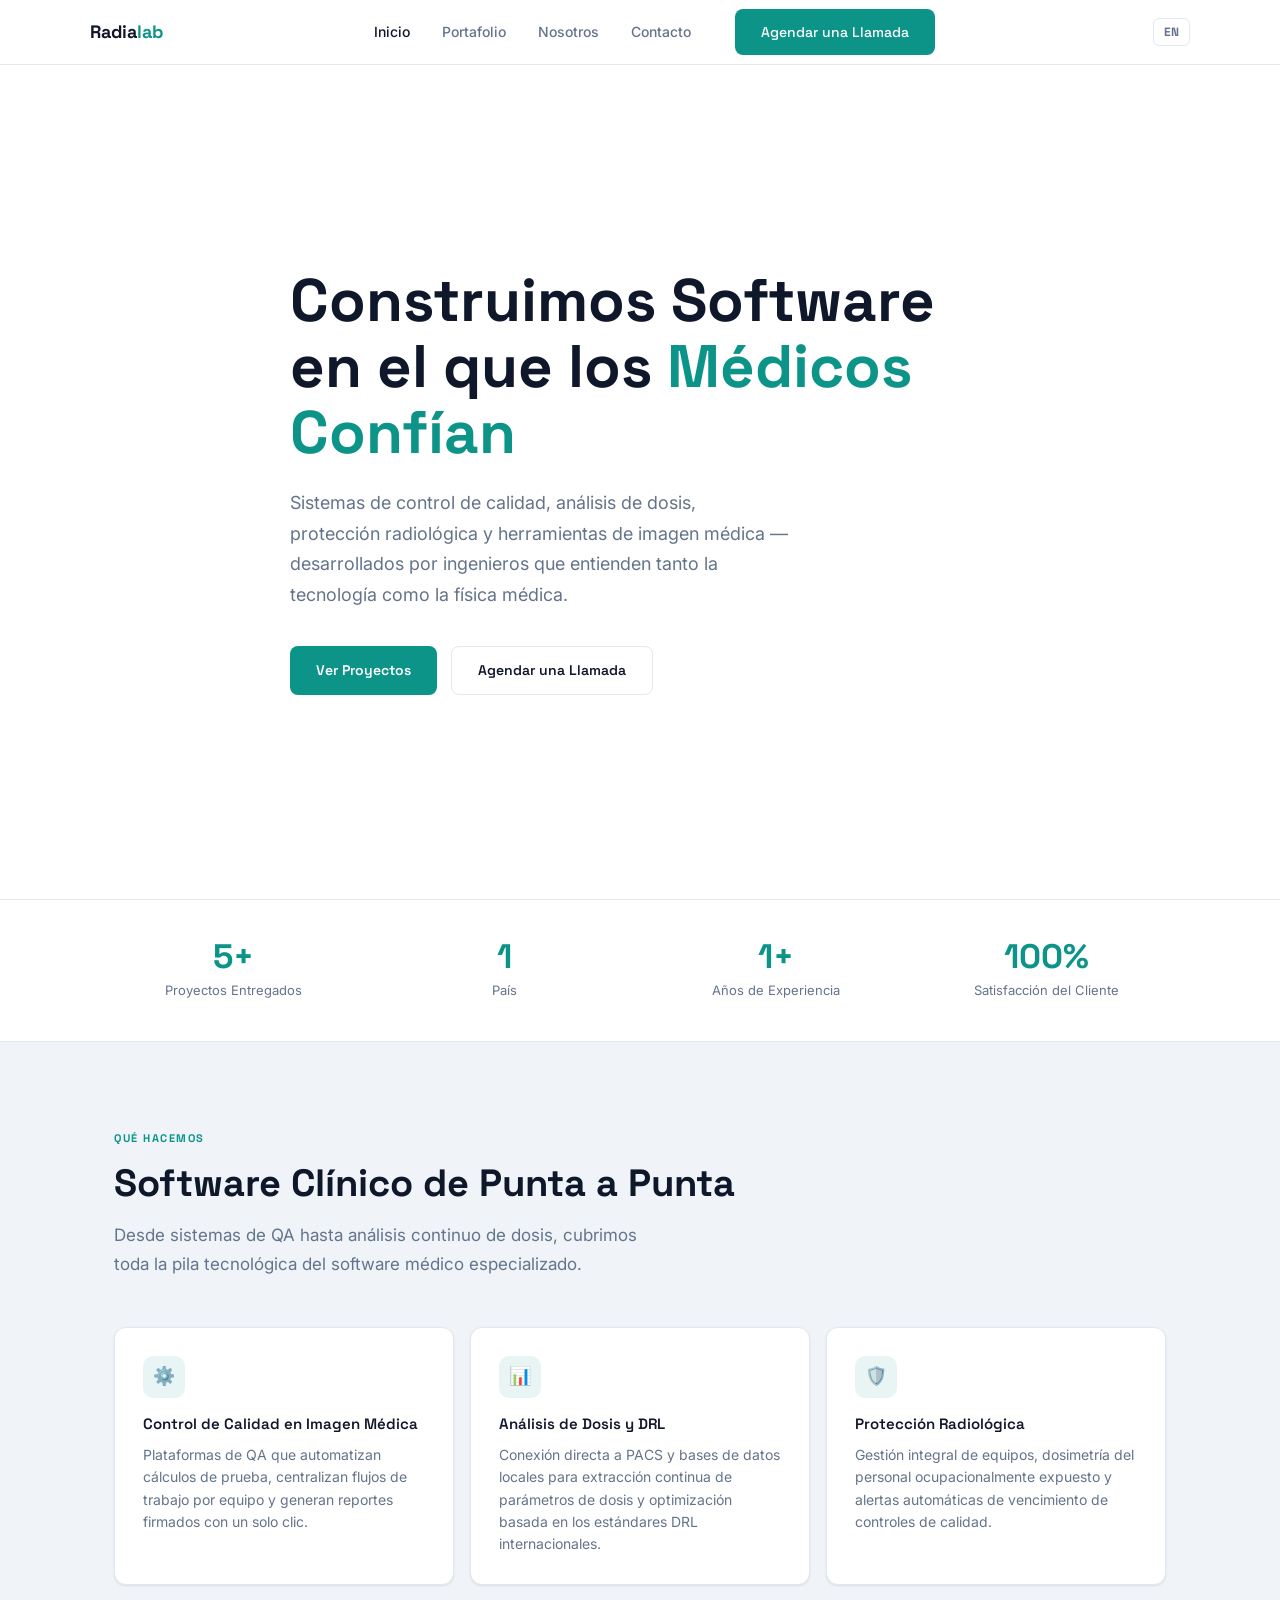
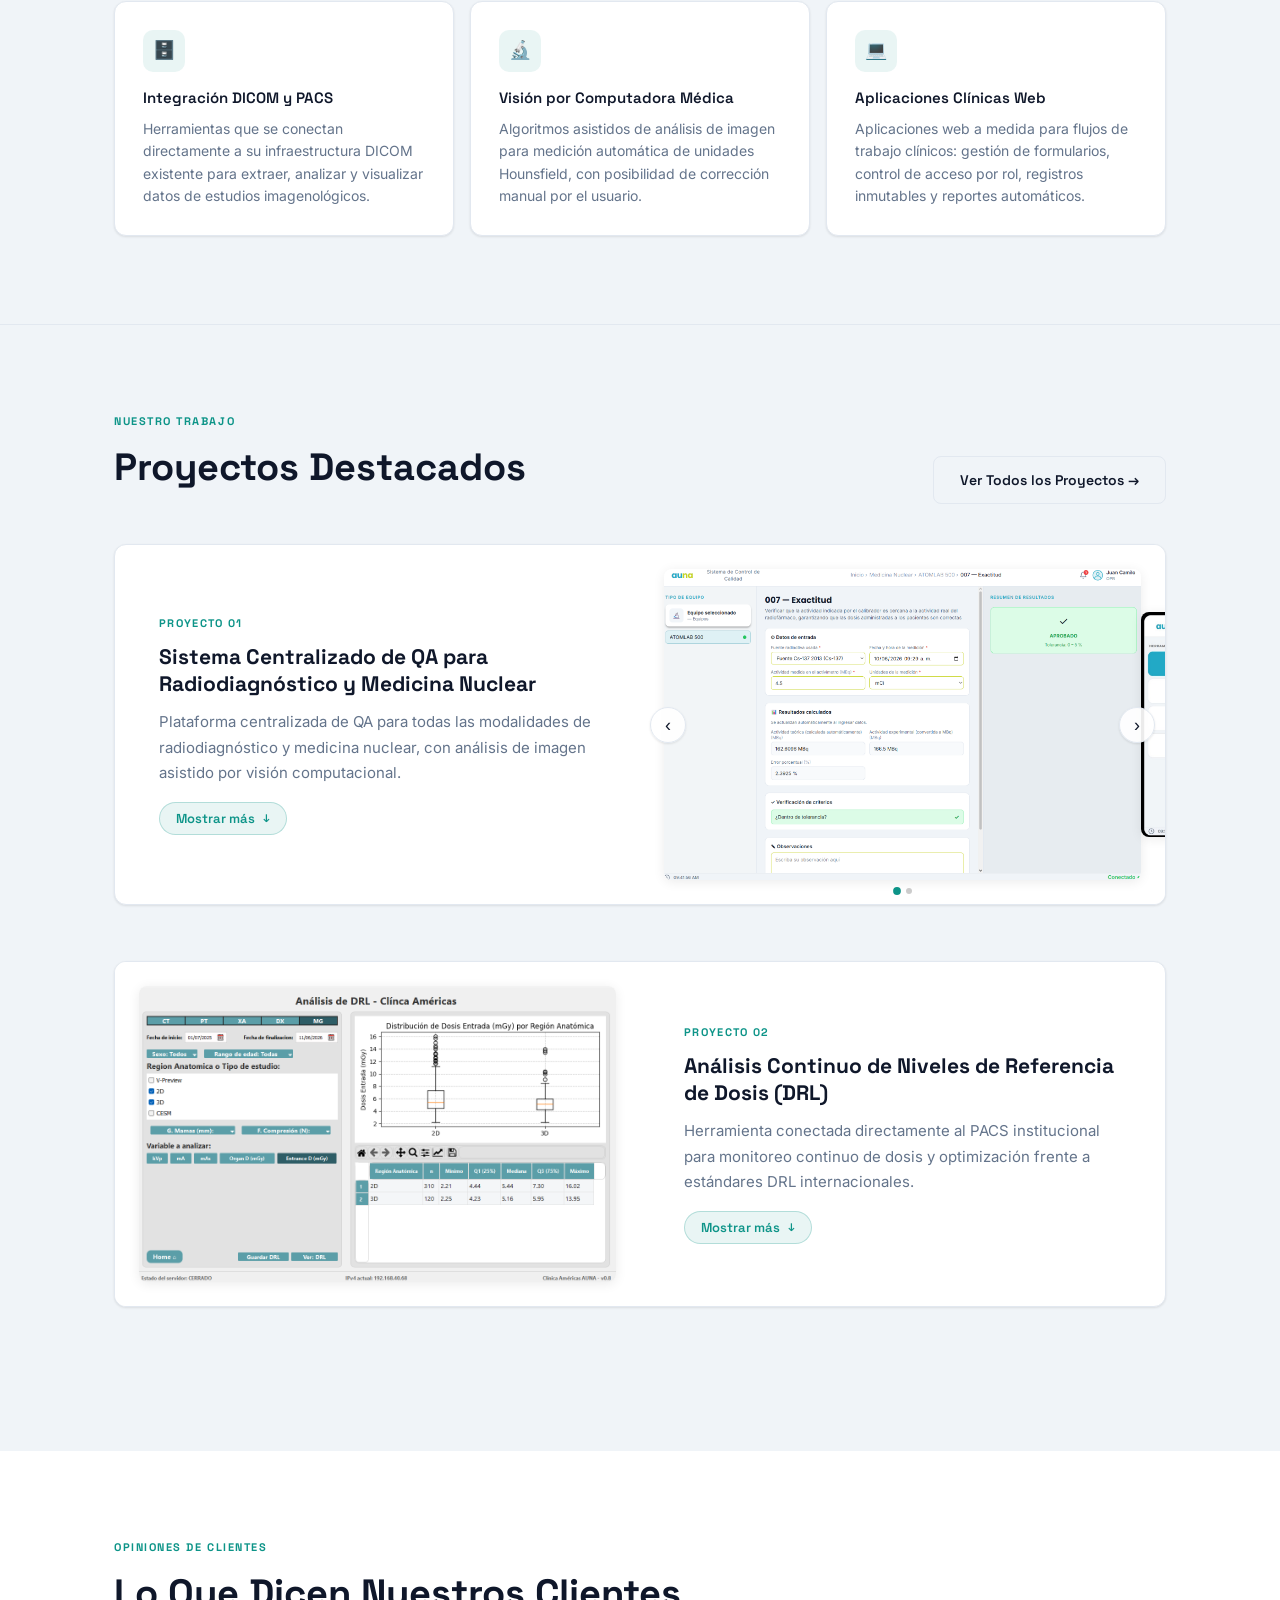
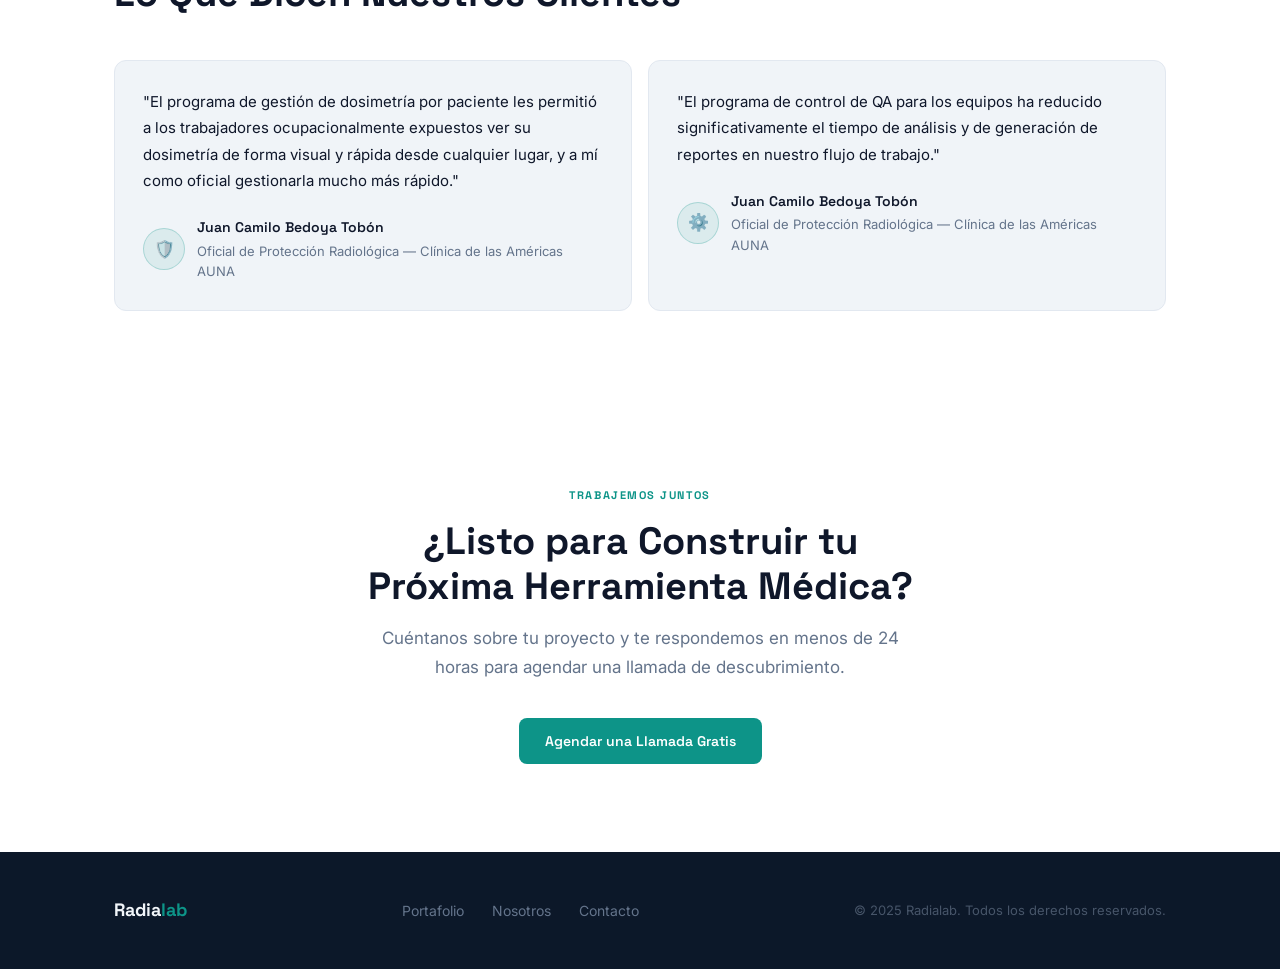
<file: index.html>
<!DOCTYPE html>
<html lang="es">
<head>
  <meta charset="UTF-8" />
  <meta name="viewport" content="width=device-width, initial-scale=1.0" />
  <title>Radialab — Software Médico Especializado</title>
  <meta name="description" content="Sistemas de QA, análisis de dosis, protección radiológica y herramientas de imagen médica a medida." />
  <link rel="stylesheet" href="css/styles.css" />
</head>
<body data-page="page.index.title">

  <!-- NAV -->
  <nav class="nav" id="nav">
    <div class="nav-inner">
      <a class="nav-logo" href="index.html">Radia<span>lab</span></a>
      <ul class="nav-links" id="navLinks">
        <li><a href="index.html" class="active" data-i18n="nav.home">Inicio</a></li>
        <li><a href="portfolio.html" data-i18n="nav.portfolio">Portafolio</a></li>
        <li><a href="about.html" data-i18n="nav.about">Nosotros</a></li>
        <li><a href="contact.html" data-i18n="nav.contact">Contacto</a></li>
        <li class="nav-cta"><a href="contact.html" class="btn btn-primary" data-i18n="nav.cta">Agendar una Llamada</a></li>
      </ul>
      <button class="lang-toggle" id="langToggle">EN</button>
      <button class="hamburger" id="hamburger" aria-label="Toggle menu">
        <span></span><span></span><span></span>
      </button>
    </div>
  </nav>

  <!-- HERO -->
  <section class="hero">


    <div class="container">
      <div class="hero-content">
        <h1 data-i18n-html="hero.title">Construimos Software<br>en el que los <em>Médicos Confían</em></h1>
        <p class="hero-sub" data-i18n="hero.sub">Sistemas de control de calidad, análisis de dosis, protección radiológica y herramientas de imagen médica desarrollados por ingenieros que entienden tanto la tecnología como la física médica.</p>
        <div class="hero-actions">
          <a href="portfolio.html" class="btn btn-primary" data-i18n="hero.btn1">Ver Proyectos</a>
          <a href="contact.html" class="btn btn-ghost" data-i18n="hero.btn2">Agendar una Llamada</a>
        </div>
      </div>
    </div>
  </section>

  <!-- STATS -->
  <div class="stats-bar">
    <div class="container">
      <div class="stats-grid">
        <div>
          <div class="stat-number">5+</div>
          <div class="stat-label" data-i18n="stats.projects.label">Proyectos Entregados</div>
        </div>
        <div>
          <div class="stat-number">1</div>
          <div class="stat-label" data-i18n="stats.countries.label">País</div>
        </div>
        <div>
          <div class="stat-number">1+</div>
          <div class="stat-label" data-i18n="stats.experience.label">Años de Experiencia</div>
        </div>
        <div>
          <div class="stat-number">100%</div>
          <div class="stat-label" data-i18n="stats.satisfaction.label">Satisfacción del Cliente</div>
        </div>
      </div>
    </div>
  </div>

  <!-- EXPERTISE -->
  <section class="section">
    <div class="container">
      <div class="section-label" data-i18n="expertise.label">Qué Hacemos</div>
      <h2 class="section-title" data-i18n="expertise.title">Software Clínico de Punta a Punta</h2>
      <p class="section-sub" data-i18n="expertise.sub">Desde sistemas de QA hasta análisis continuo de dosis, cubrimos toda la pila tecnológica del software médico especializado.</p>

      <div class="expertise-grid">
        <div class="expertise-card">
          <div class="expertise-icon">⚙️</div>
          <h3 data-i18n="exp1.title">Control de Calidad en Imagen Médica</h3>
          <p data-i18n="exp1.desc">Plataformas de QA que automatizan cálculos de prueba, centralizan flujos de trabajo por equipo y generan reportes firmados con un solo clic.</p>
        </div>
        <div class="expertise-card">
          <div class="expertise-icon">📊</div>
          <h3 data-i18n="exp2.title">Análisis de Dosis y DRL</h3>
          <p data-i18n="exp2.desc">Conexión directa a PACS y bases de datos locales para extracción continua de parámetros de dosis y optimización basada en los estándares DRL internacionales.</p>
        </div>
        <div class="expertise-card">
          <div class="expertise-icon">🛡️</div>
          <h3 data-i18n="exp3.title">Protección Radiológica</h3>
          <p data-i18n="exp3.desc">Gestión integral de equipos, dosimetría del personal ocupacionalmente expuesto y alertas automáticas de vencimiento de controles de calidad.</p>
        </div>
        <div class="expertise-card">
          <div class="expertise-icon">🗄️</div>
          <h3 data-i18n="exp4.title">Integración DICOM y PACS</h3>
          <p data-i18n="exp4.desc">Herramientas que se conectan directamente a su infraestructura DICOM existente para extraer, analizar y visualizar datos de estudios imagenológicos.</p>
        </div>
        <div class="expertise-card">
          <div class="expertise-icon">🔬</div>
          <h3 data-i18n="exp5.title">Visión por Computadora Médica</h3>
          <p data-i18n="exp5.desc">Algoritmos asistidos de análisis de imagen para medición automática de unidades Hounsfield, con posibilidad de corrección manual por el usuario.</p>
        </div>
        <div class="expertise-card">
          <div class="expertise-icon">💻</div>
          <h3 data-i18n="exp6.title">Aplicaciones Clínicas Web</h3>
          <p data-i18n="exp6.desc">Aplicaciones web a medida para flujos de trabajo clínicos: gestión de formularios, control de acceso por rol, registros inmutables y reportes automáticos.</p>
        </div>
      </div>
    </div>
  </section>

  <hr class="divider" />

  <!-- FEATURED PROJECTS -->
  <section class="section">
    <div class="container">
      <div class="projects-header">
        <div>
          <div class="section-label" data-i18n="projects.label">Nuestro Trabajo</div>
          <h2 class="section-title" data-i18n="projects.title">Proyectos Destacados</h2>
        </div>
        <a href="portfolio.html" class="btn btn-ghost" data-i18n="projects.viewAll">Ver Todos los Proyectos →</a>
      </div>

      <!-- Project 1 -->
      <div class="project-card">
        <div class="project-header">
          <div class="project-num" data-i18n="p1.num">PROYECTO 01</div>
          <h3 data-i18n="p1.title">Sistema Centralizado de QA para Radiodiagnóstico y Medicina Nuclear</h3>
          <p data-i18n="p1.short">Plataforma centralizada de QA para todas las modalidades de radiodiagnóstico y medicina nuclear.</p>
          <div class="project-expand" id="exp-h1">
            <ul class="project-bullets" data-i18n-bullets="p1.bullets"></ul>
          </div>
          <button class="expand-btn" onclick="toggleExpand('exp-h1', this)">
            <span class="btn-text">Mostrar más</span>
            <span class="arrow">↓</span>
          </button>
          <div class="project-tags" data-i18n-tags="p1.tags"></div>
        </div>
        <div class="project-img slider" id="slider-h1" data-current="0">
          <div class="slider-track">
            <img src="img/p1-a.png" alt="Sistema QA - Vista principal" />
            <img src="img/p1-b.png" alt="Sistema QA - Análisis de imagen" />
          </div>
          <button class="slider-btn slider-prev" onclick="slideMove('slider-h1', -1)">&#8249;</button>
          <button class="slider-btn slider-next" onclick="slideMove('slider-h1',  1)">&#8250;</button>
          <div class="slider-dots">
            <span class="slider-dot active" data-index="0"></span>
            <span class="slider-dot" data-index="1"></span>
          </div>
        </div>
      </div>

      <!-- Project 2 -->
      <div class="project-card reverse">
        <div class="project-header">
          <div class="project-num" data-i18n="p2.num">PROYECTO 02</div>
          <h3 data-i18n="p2.title">Análisis Continuo de Niveles de Referencia de Dosis (DRL)</h3>
          <p data-i18n="p2.short">Herramienta conectada al PACS institucional para monitoreo continuo de dosis y optimización frente a estándares DRL internacionales.</p>
          <div class="project-expand" id="exp-h2">
            <ul class="project-bullets" data-i18n-bullets="p2.bullets"></ul>
          </div>
          <button class="expand-btn" onclick="toggleExpand('exp-h2', this)">
            <span class="btn-text">Mostrar más</span>
            <span class="arrow">↓</span>
          </button>
          <div class="project-tags" data-i18n-tags="p2.tags"></div>
        </div>
        <div class="project-img">
          <img src="img/p2-a.png" alt="Análisis DRL" />
        </div>
      </div>

    </div>
  </section>

  <!-- TESTIMONIALS -->
  <section class="section testimonials">
    <div class="container">
      <div class="section-label" data-i18n="testimonials.label">Opiniones de Clientes</div>
      <h2 class="section-title" data-i18n="testimonials.title">Lo Que Dicen Nuestros Clientes</h2>

      <div class="testimonials-grid">
        <div class="testimonial-card">
          <p class="testimonial-quote" data-i18n="t1.quote">"El programa de gestión de dosimetría por paciente les permitió a los trabajadores ocupacionalmente expuestos ver su dosimetría de forma visual y rápida desde cualquier lugar, y a mí como oficial gestionarla mucho más rápido."</p>
          <div class="testimonial-author">
            <div class="author-avatar">🛡️</div>
            <div>
              <div class="author-name" data-i18n="t1.name">Juan Camilo Bedoya Tobón</div>
              <div class="author-role" data-i18n="t1.role">Oficial de Protección Radiológica — Clínica de las Américas AUNA</div>
            </div>
          </div>
        </div>
        <div class="testimonial-card">
          <p class="testimonial-quote" data-i18n="t2.quote">"El programa de control de QA para los equipos ha reducido significativamente el tiempo de análisis y de generación de reportes en nuestro flujo de trabajo."</p>
          <div class="testimonial-author">
            <div class="author-avatar">⚙️</div>
            <div>
              <div class="author-name" data-i18n="t2.name">Juan Camilo Bedoya Tobón</div>
              <div class="author-role" data-i18n="t2.role">Oficial de Protección Radiológica — Clínica de las Américas AUNA</div>
            </div>
          </div>
        </div>
      </div>
    </div>
  </section>

  <!-- CTA -->
  <section class="section cta-section">
    <div class="container">
      <div class="section-label" data-i18n="cta.label">Trabajemos Juntos</div>
      <h2 class="section-title" data-i18n="cta.title">¿Listo para Construir tu Próxima Herramienta Médica?</h2>
      <p class="section-sub" data-i18n="cta.sub">Cuéntanos sobre tu proyecto y te respondemos en menos de 24 horas.</p>
      <a href="contact.html" class="btn btn-primary" data-i18n="cta.btn">Agendar una Llamada Gratis</a>
    </div>
  </section>

  <!-- FOOTER -->
  <footer class="footer">
    <div class="container">
      <div class="footer-inner">
        <span class="nav-logo">Radia<span style="color:var(--accent)">lab</span></span>
        <ul class="footer-links">
          <li><a href="portfolio.html" data-i18n="nav.portfolio">Portafolio</a></li>
          <li><a href="about.html" data-i18n="nav.about">Nosotros</a></li>
        <li><a href="contact.html" data-i18n="nav.contact">Contacto</a></li>
        </ul>
        <p class="footer-copy" data-i18n="footer.copy">© 2025 Radialab. Todos los derechos reservados.</p>
      </div>
    </div>
  </footer>

  <script src="js/translations.js"></script>
  <script src="js/main.js"></script>
</body>
</html>
</file>
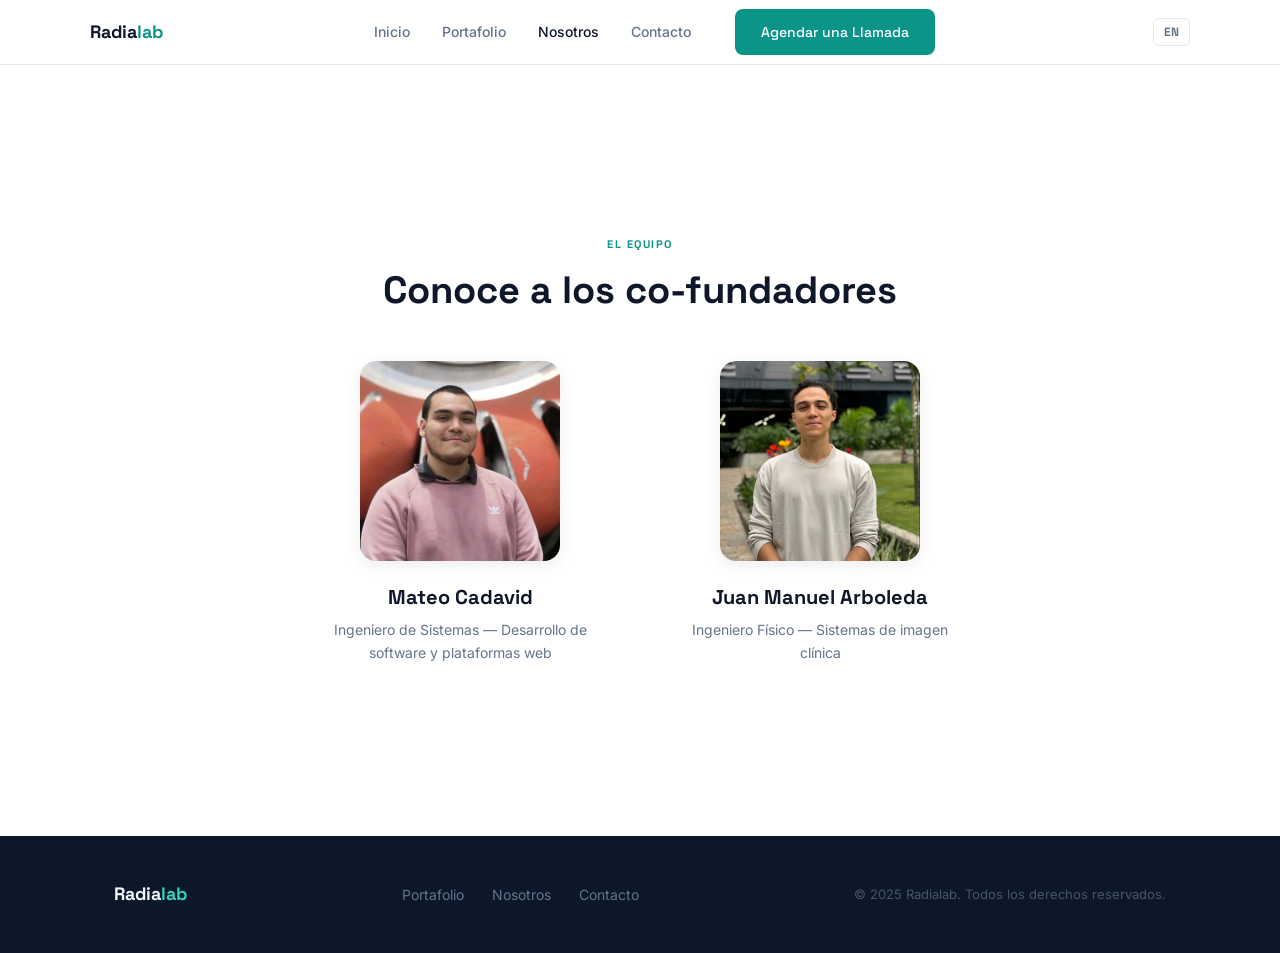
<file: about.html>
<!DOCTYPE html>
<html lang="es">
<head>
  <meta charset="UTF-8" />
  <meta name="viewport" content="width=device-width, initial-scale=1.0" />
  <title>Nosotros — Radialab</title>
  <link rel="stylesheet" href="css/styles.css" />
  <style>
    .team-section {
      background: var(--white);
      min-height: calc(100vh - 64px);
      display: flex;
      align-items: center;
    }
    .team-grid {
      display: grid;
      grid-template-columns: 1fr 1fr;
      gap: 80px;
      max-width: 640px;
      margin: 0 auto;
    }
    .team-card { text-align: center; }
    .team-photo {
      width: 200px;
      height: 200px;
      border-radius: 16px;
      object-fit: cover;
      object-position: center top;
      margin: 0 auto 20px;
      display: block;
      box-shadow: var(--shadow);
    }
    .team-name {
      font-family: var(--font-display);
      font-size: 20px;
      font-weight: 700;
      color: var(--text);
      margin-bottom: 6px;
    }
    .team-role {
      font-size: 14px;
      color: var(--muted);
      line-height: 1.6;
    }
    @media (max-width: 640px) {
      .team-grid {
        grid-template-columns: 1fr;
        gap: 48px;
        max-width: 320px;
      }
      .team-photo { width: 160px; height: 160px; }
      .team-section { padding-top: 80px; }
    }
  </style>
</head>
<body data-page="page.about.title">

  <nav class="nav" id="nav">
    <div class="nav-inner">
      <a class="nav-logo" href="index.html">Radia<span>lab</span></a>
      <ul class="nav-links" id="navLinks">
        <li><a href="index.html" data-i18n="nav.home">Inicio</a></li>
        <li><a href="portfolio.html" data-i18n="nav.portfolio">Portafolio</a></li>
        <li><a href="about.html" class="active" data-i18n="nav.about">Nosotros</a></li>
        <li><a href="contact.html" data-i18n="nav.contact">Contacto</a></li>
        <li class="nav-cta"><a href="contact.html" class="btn btn-primary" data-i18n="nav.cta">Agendar una Llamada</a></li>
      </ul>
      <button class="lang-toggle" id="langToggle">EN</button>
      <button class="hamburger" id="hamburger" aria-label="Toggle menu">
        <span></span><span></span><span></span>
      </button>
    </div>
  </nav>

  <section class="team-section" style="padding-top: 64px;">
    <div class="container">
      <div class="section-label" style="text-align:center;" data-i18n="about.team.label">El Equipo</div>
      <h2 class="section-title" style="text-align:center; max-width:100%; margin-bottom:48px;" data-i18n="about.team.title">Conoce a los co-fundadores</h2>

      <div class="team-grid">

        <div class="team-card">
          <img src="img/Mateo.jpg" alt="Mateo Cadavid" class="team-photo" />
          <div class="team-name">Mateo Cadavid</div>
          <div class="team-role" data-i18n="about.mateo.role">Ingeniero de Sistemas<br>Desarrollo de software y plataformas web</div>
        </div>

        <div class="team-card">
          <img src="img/Juan.png" alt="Juan Manuel Arboleda" class="team-photo" />
          <div class="team-name">Juan Manuel Arboleda</div>
          <div class="team-role" data-i18n="about.juan.role">Ingeniero Físico<br>Sistemas de imagen clínica</div>
        </div>

      </div>
    </div>
  </section>

  <footer class="footer">
    <div class="container">
      <div class="footer-inner">
        <span class="nav-logo">Radia<span style="color:#2DD4BF">lab</span></span>
        <ul class="footer-links">
          <li><a href="portfolio.html" data-i18n="nav.portfolio">Portafolio</a></li>
          <li><a href="about.html" data-i18n="nav.about">Nosotros</a></li>
          <li><a href="contact.html" data-i18n="nav.contact">Contacto</a></li>
        </ul>
        <p class="footer-copy" data-i18n="footer.copy">© 2025 Radialab. Todos los derechos reservados.</p>
      </div>
    </div>
  </footer>

  <script src="js/translations.js"></script>
  <script src="js/main.js"></script>
</body>
</html>
</file>
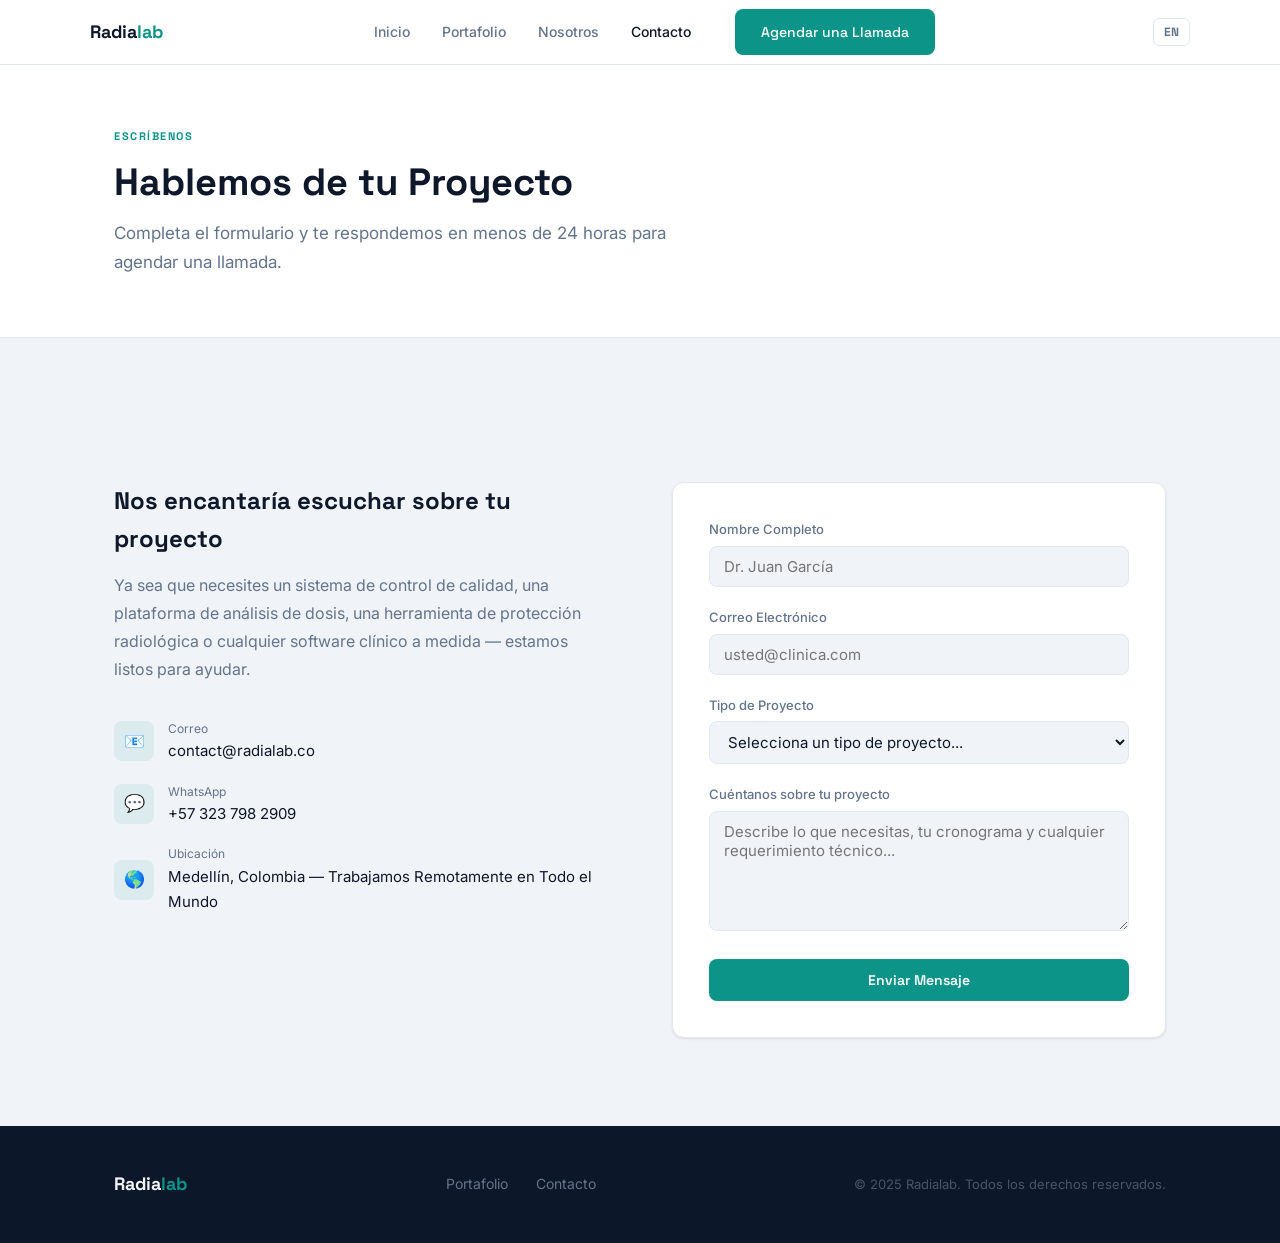
<file: contact.html>
<!DOCTYPE html>
<html lang="es">
<head>
  <meta charset="UTF-8" />
  <meta name="viewport" content="width=device-width, initial-scale=1.0" />
  <title>Contacto — Radialab</title>
  <link rel="stylesheet" href="css/styles.css" />
</head>
<body data-page="page.contact.title">

  <!-- NAV -->
  <nav class="nav" id="nav">
    <div class="nav-inner">
      <a class="nav-logo" href="index.html">Radia<span>lab</span></a>
      <ul class="nav-links" id="navLinks">
        <li><a href="index.html" data-i18n="nav.home">Inicio</a></li>
        <li><a href="portfolio.html" data-i18n="nav.portfolio">Portafolio</a></li>
        <li><a href="about.html" data-i18n="nav.about">Nosotros</a></li>
        <li><a href="contact.html" class="active" data-i18n="nav.contact">Contacto</a></li>
        <li class="nav-cta"><a href="contact.html" class="btn btn-primary" data-i18n="nav.cta">Agendar una Llamada</a></li>
      </ul>
      <button class="lang-toggle" id="langToggle">EN</button>
      <button class="hamburger" id="hamburger" aria-label="Toggle menu">
        <span></span><span></span><span></span>
      </button>
    </div>
  </nav>

  <!-- PAGE HERO -->
  <div class="page-hero">
    <div class="container">
      <div class="section-label" data-i18n="cont.label">Escríbenos</div>
      <h1 class="section-title" data-i18n="cont.title">Hablemos de tu Proyecto</h1>
      <p class="section-sub" data-i18n="cont.sub">Completa el formulario y te respondemos en menos de 24 horas para agendar una llamada.</p>
    </div>
  </div>

  <!-- CONTACT -->
  <section class="section">
    <div class="container">
      <div class="contact-grid">

        <div class="contact-info">
          <h2 data-i18n="cont.info.title">Nos encantaría escuchar sobre tu proyecto</h2>
          <p data-i18n="cont.info.desc">Ya sea que necesites un sistema de control de calidad, una plataforma de análisis de dosis, una herramienta de protección radiológica o cualquier software clínico a medida — estamos listos para ayudar.</p>

          <div class="contact-detail">
            <div class="contact-detail-icon">📧</div>
            <div class="contact-detail-text">
              <small data-i18n="cont.email.label">Correo</small>
              <span>contact@radialab.co</span>
            </div>
          </div>
          <div class="contact-detail">
            <div class="contact-detail-icon">💬</div>
            <div class="contact-detail-text">
              <small data-i18n="cont.wa.label">WhatsApp</small>
              <span>+57 323 798 2909</span>
            </div>
          </div>
          <div class="contact-detail">
            <div class="contact-detail-icon">🌎</div>
            <div class="contact-detail-text">
              <small data-i18n="cont.loc.label">Ubicación</small>
              <span data-i18n="cont.loc.value">Medellín, Colombia — Trabajamos Remotamente en Todo el Mundo</span>
            </div>
          </div>
        </div>

        <div class="contact-form">
          <form id="contactForm" action="https://formspree.io/f/mpqgarro" method="POST">
            <div class="form-group">
              <label for="name" data-i18n="cont.f.name">Nombre Completo</label>
              <input type="text" id="name" name="name" required
                data-i18n-ph="cont.f.name.ph" placeholder="Dr. Juan García" />
            </div>
            <div class="form-group">
              <label for="email" data-i18n="cont.f.email">Correo Electrónico</label>
              <input type="email" id="email" name="email" required
                data-i18n-ph="cont.f.email.ph" placeholder="usted@clinica.com" />
            </div>
            <div class="form-group">
              <label for="type" data-i18n="cont.f.type">Tipo de Proyecto</label>
              <select id="type" name="type">
                <option value="" data-i18n="cont.f.type.ph">Selecciona un tipo de proyecto...</option>
                <option data-i18n="cont.f.opt1">Sistema de Control de Calidad (QA)</option>
                <option data-i18n="cont.f.opt2">Análisis de Dosis / DRL</option>
                <option data-i18n="cont.f.opt3">Gestión de Protección Radiológica</option>
                <option data-i18n="cont.f.opt4">Visor DICOM / Plataforma de Imagen</option>
                <option data-i18n="cont.f.opt5">Aplicación Clínica a Medida</option>
                <option data-i18n="cont.f.opt6">Otro</option>
              </select>
            </div>
            <div class="form-group">
              <label for="message" data-i18n="cont.f.msg">Cuéntanos sobre tu proyecto</label>
              <textarea id="message" name="message" required
                data-i18n-ph="cont.f.msg.ph" placeholder="Describe lo que necesitas, tu cronograma y cualquier requerimiento técnico..."></textarea>
            </div>
            <button type="submit" class="btn btn-primary" id="submitBtn"
              style="width:100%; justify-content:center;" data-i18n="cont.f.btn">
              Enviar Mensaje
            </button>
          </form>
        </div>

      </div>
    </div>
  </section>

  <!-- FOOTER -->
  <footer class="footer">
    <div class="container">
      <div class="footer-inner">
        <span class="nav-logo">Radia<span style="color:var(--accent)">lab</span></span>
        <ul class="footer-links">
          <li><a href="portfolio.html" data-i18n="nav.portfolio">Portafolio</a></li>
          <li><a href="contact.html" data-i18n="nav.contact">Contacto</a></li>
        </ul>
        <p class="footer-copy" data-i18n="footer.copy">© 2025 Radialab. Todos los derechos reservados.</p>
      </div>
    </div>
  </footer>

  <script src="js/translations.js"></script>
  <script src="js/main.js"></script>
</body>
</html>
</file>
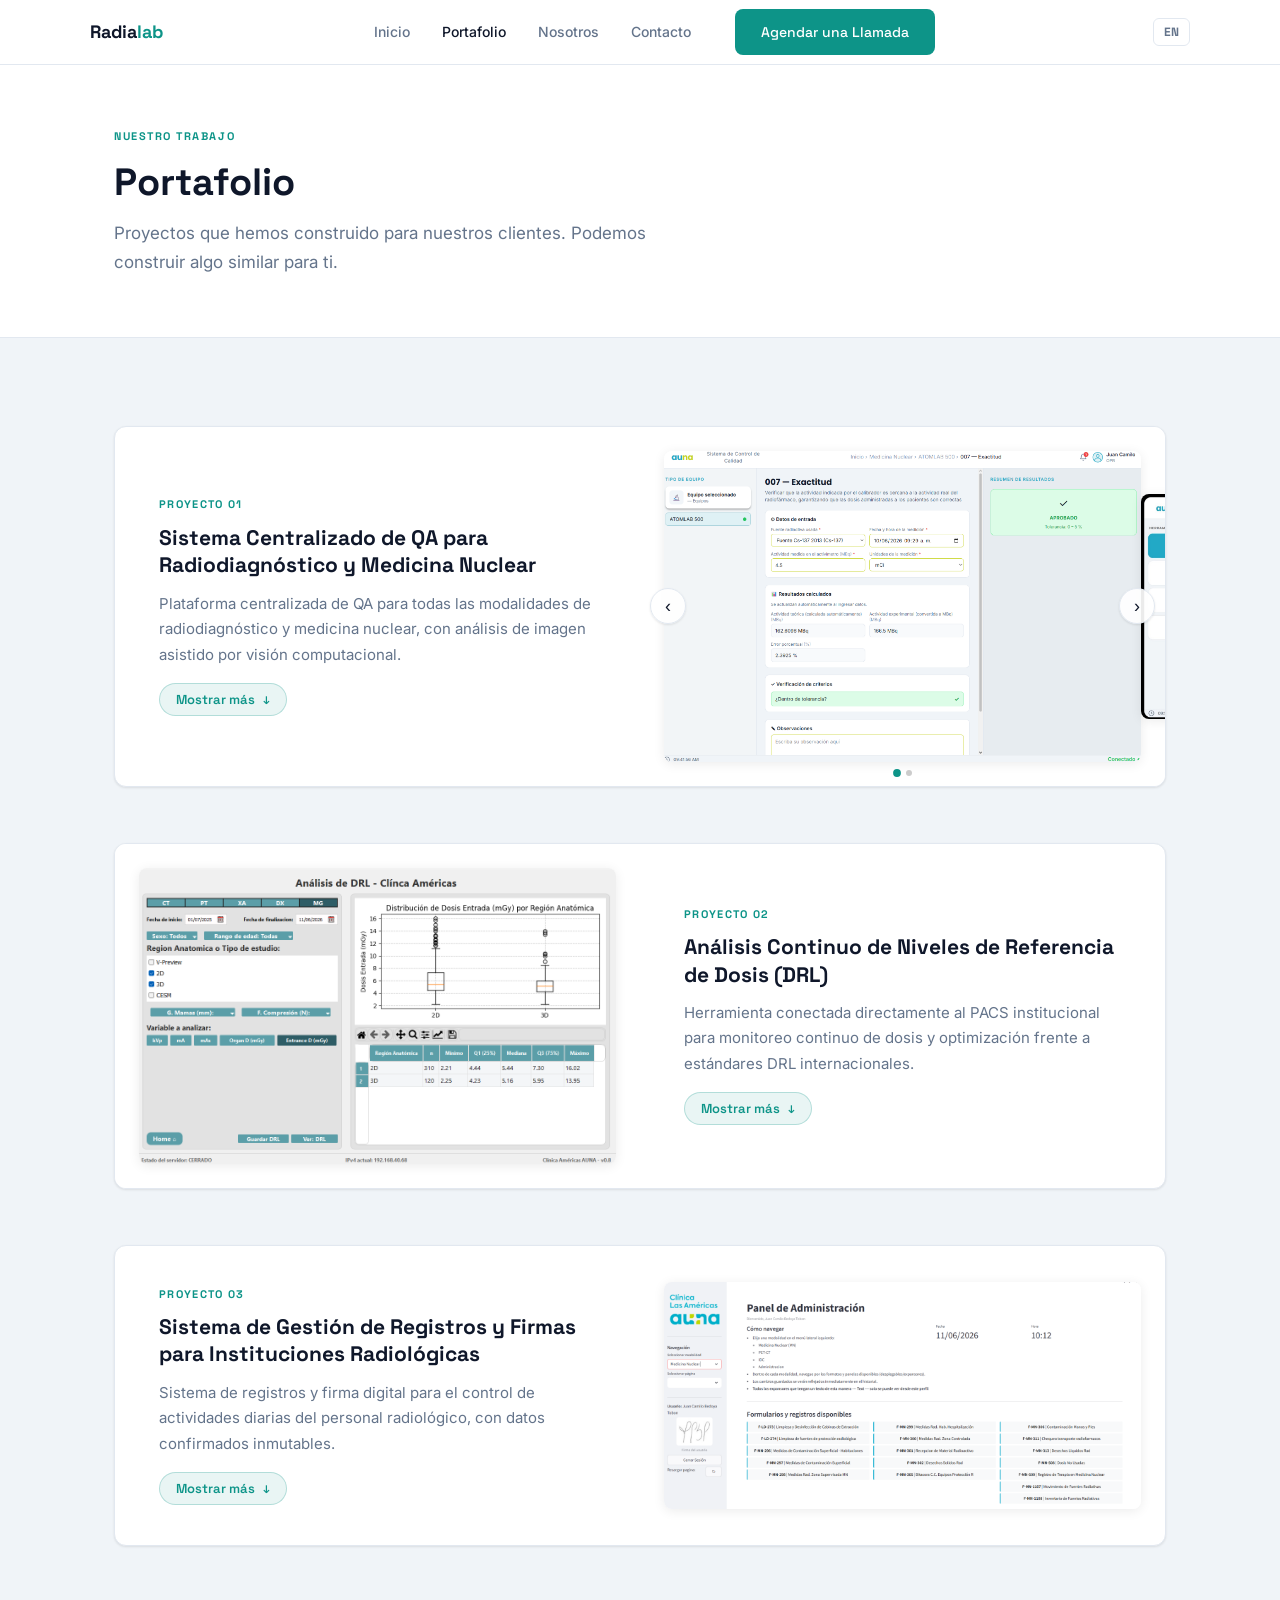
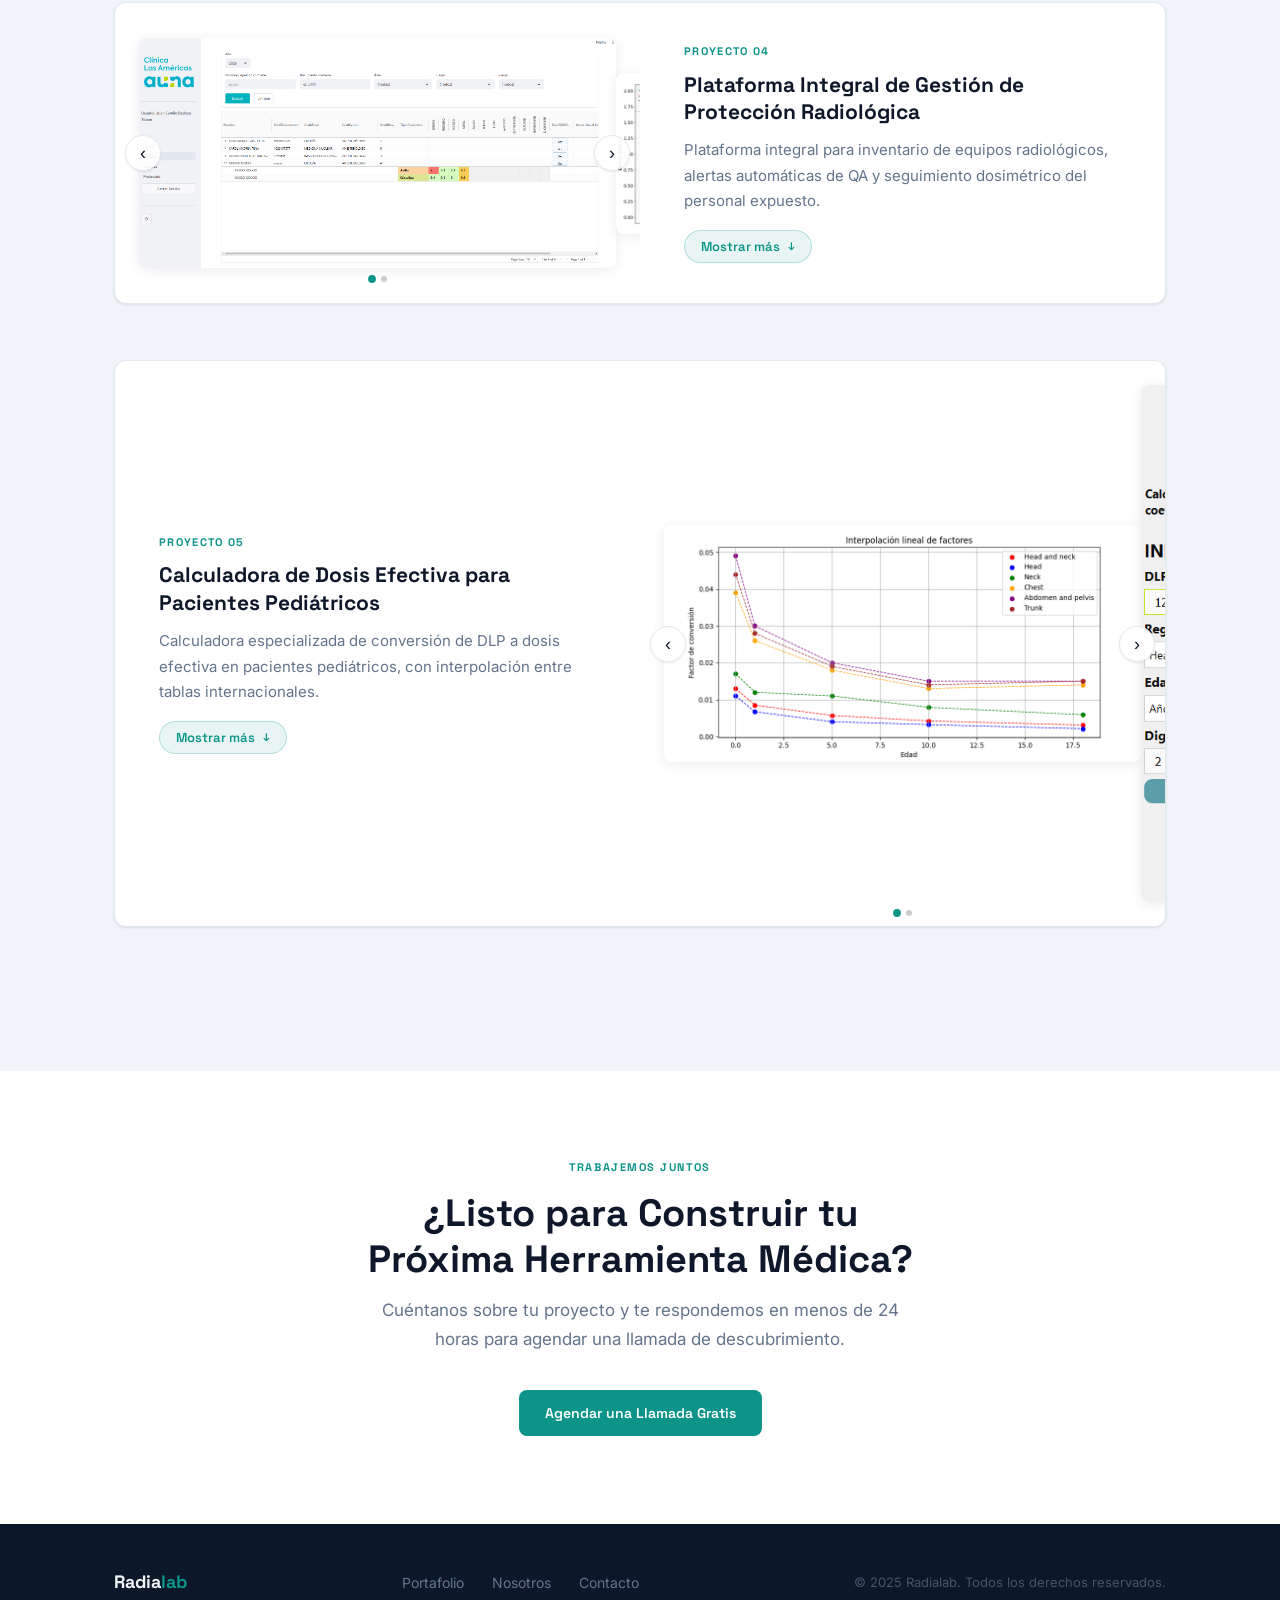
<file: portfolio.html>
<!DOCTYPE html>
<html lang="es">
<head>
  <meta charset="UTF-8" />
  <meta name="viewport" content="width=device-width, initial-scale=1.0" />
  <title>Portafolio — Radialab</title>
  <link rel="stylesheet" href="css/styles.css" />
</head>
<body data-page="page.portfolio.title">

  <nav class="nav" id="nav">
    <div class="nav-inner">
      <a class="nav-logo" href="index.html">Radia<span>lab</span></a>
      <ul class="nav-links" id="navLinks">
        <li><a href="index.html" data-i18n="nav.home">Inicio</a></li>
        <li><a href="portfolio.html" class="active" data-i18n="nav.portfolio">Portafolio</a></li>
        <li><a href="about.html" data-i18n="nav.about">Nosotros</a></li>
        <li><a href="contact.html" data-i18n="nav.contact">Contacto</a></li>
        <li class="nav-cta"><a href="contact.html" class="btn btn-primary" data-i18n="nav.cta">Agendar una Llamada</a></li>
      </ul>
      <button class="lang-toggle" id="langToggle">EN</button>
      <button class="hamburger" id="hamburger" aria-label="Toggle menu">
        <span></span><span></span><span></span>
      </button>
    </div>
  </nav>

  <div class="page-hero">
    <div class="container">
      <div class="section-label" data-i18n="port.label">Nuestro Trabajo</div>
      <h1 class="section-title" data-i18n="port.title">Portafolio</h1>
      <p class="section-sub" data-i18n="port.sub">Proyectos que hemos construido para nuestros clientes.</p>
    </div>
  </div>

  <section class="section">
    <div class="container">

      <!-- P1: QA Sistema (slider) -->
      <div class="project-card">
        <div class="project-header">
          <div class="project-num" data-i18n="p1.num">PROYECTO 01</div>
          <h3 data-i18n="p1.title">Sistema Centralizado de QA para Radiodiagnóstico y Medicina Nuclear</h3>
          <p data-i18n="p1.short">Plataforma centralizada de QA para todas las modalidades de radiodiagnóstico y medicina nuclear.</p>
          <div class="project-expand" id="exp-1">
            <ul class="project-bullets" data-i18n-bullets="p1.bullets"></ul>
          </div>
          <button class="expand-btn" onclick="toggleExpand('exp-1', this)">
            <span class="btn-text">Mostrar más</span>
            <span class="arrow">↓</span>
          </button>
          <div class="project-tags" data-i18n-tags="p1.tags"></div>
        </div>
        <div class="project-img slider" id="slider-1" data-current="0">
          <div class="slider-track">
            <img src="img/p1-a.png" alt="Sistema QA - Vista principal" />
            <img src="img/p1-b.png" alt="Sistema QA - Análisis de imagen" />
          </div>
          <button class="slider-btn slider-prev" onclick="slideMove('slider-1', -1)">&#8249;</button>
          <button class="slider-btn slider-next" onclick="slideMove('slider-1',  1)">&#8250;</button>
          <div class="slider-dots">
            <span class="slider-dot active" data-index="0"></span>
            <span class="slider-dot" data-index="1"></span>
          </div>
        </div>
      </div>

      <!-- P2: DRL -->
      <div class="project-card reverse">
        <div class="project-header">
          <div class="project-num" data-i18n="p2.num">PROYECTO 02</div>
          <h3 data-i18n="p2.title">Análisis Continuo de Niveles de Referencia de Dosis (DRL)</h3>
          <p data-i18n="p2.short">Herramienta conectada al PACS institucional para monitoreo continuo de dosis y optimización frente a estándares DRL internacionales.</p>
          <div class="project-expand" id="exp-2">
            <ul class="project-bullets" data-i18n-bullets="p2.bullets"></ul>
          </div>
          <button class="expand-btn" onclick="toggleExpand('exp-2', this)">
            <span class="btn-text">Mostrar más</span>
            <span class="arrow">↓</span>
          </button>
          <div class="project-tags" data-i18n-tags="p2.tags"></div>
        </div>
        <div class="project-img">
          <img src="img/p2-a.png" alt="Análisis DRL" />
        </div>
      </div>

      <!-- P3: Firmas -->
      <div class="project-card">
        <div class="project-header">
          <div class="project-num" data-i18n="p3.num">PROYECTO 03</div>
          <h3 data-i18n="p3.title">Sistema de Gestión de Registros y Firmas para Instituciones Radiológicas</h3>
          <p data-i18n="p3.short">Sistema de registros y firma digital para el control de actividades diarias del personal radiológico, con datos confirmados inmutables.</p>
          <div class="project-expand" id="exp-3">
            <ul class="project-bullets" data-i18n-bullets="p3.bullets"></ul>
          </div>
          <button class="expand-btn" onclick="toggleExpand('exp-3', this)">
            <span class="btn-text">Mostrar más</span>
            <span class="arrow">↓</span>
          </button>
          <div class="project-tags" data-i18n-tags="p3.tags"></div>
        </div>
        <div class="project-img">
          <img src="img/p3-a.png" alt="Gestión de Firmas" />
        </div>
      </div>

      <!-- P4: Protección radiológica (slider) -->
      <div class="project-card reverse">
        <div class="project-header">
          <div class="project-num" data-i18n="p4.num">PROYECTO 04</div>
          <h3 data-i18n="p4.title">Plataforma Integral de Gestión de Protección Radiológica</h3>
          <p data-i18n="p4.short">Plataforma integral para inventario de equipos radiológicos, alertas automáticas de QA y seguimiento dosimétrico del personal expuesto.</p>
          <div class="project-expand" id="exp-4">
            <ul class="project-bullets" data-i18n-bullets="p4.bullets"></ul>
          </div>
          <button class="expand-btn" onclick="toggleExpand('exp-4', this)">
            <span class="btn-text">Mostrar más</span>
            <span class="arrow">↓</span>
          </button>
          <div class="project-tags" data-i18n-tags="p4.tags"></div>
        </div>
        <div class="project-img slider" id="slider-4" data-current="0">
          <div class="slider-track">
            <img src="img/p4-a.png" alt="Protección Radiológica - Equipos" />
            <img src="img/p4-b.png" alt="Protección Radiológica - Dosimetría" />
          </div>
          <button class="slider-btn slider-prev" onclick="slideMove('slider-4', -1)">&#8249;</button>
          <button class="slider-btn slider-next" onclick="slideMove('slider-4',  1)">&#8250;</button>
          <div class="slider-dots">
            <span class="slider-dot active" data-index="0"></span>
            <span class="slider-dot" data-index="1"></span>
          </div>
        </div>
      </div>

      <!-- P5: Calculadora (slider) -->
      <div class="project-card">
        <div class="project-header">
          <div class="project-num" data-i18n="p5.num">PROYECTO 05</div>
          <h3 data-i18n="p5.title">Calculadora de Dosis Efectiva para Pacientes Pediátricos</h3>
          <p data-i18n="p5.short">Calculadora especializada de conversión de DLP a dosis efectiva en pacientes pediátricos, con interpolación entre tablas internacionales.</p>
          <div class="project-expand" id="exp-5">
            <ul class="project-bullets" data-i18n-bullets="p5.bullets"></ul>
          </div>
          <button class="expand-btn" onclick="toggleExpand('exp-5', this)">
            <span class="btn-text">Mostrar más</span>
            <span class="arrow">↓</span>
          </button>
          <div class="project-tags" data-i18n-tags="p5.tags"></div>
        </div>
        <div class="project-img slider" id="slider-5" data-current="0">
          <div class="slider-track">
            <img src="img/p5-a.png" alt="Calculadora de dosis - Interfaz" />
            <img src="img/p5-b.png" alt="Calculadora de dosis - Curva" />
          </div>
          <button class="slider-btn slider-prev" onclick="slideMove('slider-5', -1)">&#8249;</button>
          <button class="slider-btn slider-next" onclick="slideMove('slider-5',  1)">&#8250;</button>
          <div class="slider-dots">
            <span class="slider-dot active" data-index="0"></span>
            <span class="slider-dot" data-index="1"></span>
          </div>
        </div>
      </div>

    </div>
  </section>

  <section class="section cta-section">
    <div class="container">
      <div class="section-label" data-i18n="cta.label">Trabajemos Juntos</div>
      <h2 class="section-title" data-i18n="cta.title">¿Listo para Construir tu Próxima Herramienta Médica?</h2>
      <p class="section-sub" data-i18n="cta.sub">Cuéntanos sobre tu proyecto y te respondemos en menos de 24 horas.</p>
      <a href="contact.html" class="btn btn-primary" data-i18n="cta.btn">Agendar una Llamada Gratis</a>
    </div>
  </section>

  <footer class="footer">
    <div class="container">
      <div class="footer-inner">
        <span class="nav-logo">Radia<span style="color:var(--accent)">lab</span></span>
        <ul class="footer-links">
          <li><a href="portfolio.html" data-i18n="nav.portfolio">Portafolio</a></li>
          <li><a href="about.html" data-i18n="nav.about">Nosotros</a></li>
        <li><a href="contact.html" data-i18n="nav.contact">Contacto</a></li>
        </ul>
        <p class="footer-copy" data-i18n="footer.copy">© 2025 Radialab. Todos los derechos reservados.</p>
      </div>
    </div>
  </footer>

  <script src="js/translations.js"></script>
  <script src="js/main.js"></script>
</body>
</html>
</file>
<file: css/styles.css>
@import url('https://fonts.googleapis.com/css2?family=Space+Grotesk:wght@400;500;600;700&family=Inter:wght@400;500&display=swap');

:root {
  --bg:           #F0F4F8;
  --bg-card:      #FFFFFF;
  --border:       #E2E8F0;
  --accent:       #0D9488;
  --accent-hover: #0F766E;
  --accent-dim:   rgba(13, 148, 136, 0.09);
  --accent-bdr:   rgba(13, 148, 136, 0.25);
  --text:         #0F172A;
  --muted:        #64748B;
  --white:        #FFFFFF;
  --font-display: 'Space Grotesk', sans-serif;
  --font-body:    'Inter', sans-serif;
  --radius:       12px;
  --transition:   0.22s ease;
  --shadow-sm:    0 1px 3px rgba(0,0,0,0.06), 0 1px 2px rgba(0,0,0,0.04);
  --shadow:       0 4px 16px rgba(0,0,0,0.08);
}

*, *::before, *::after { box-sizing: border-box; margin: 0; padding: 0; }
html { scroll-behavior: smooth; }
body { background: var(--bg); color: var(--text); font-family: var(--font-body); font-size: 16px; line-height: 1.6; -webkit-font-smoothing: antialiased; }
img { max-width: 100%; display: block; }
a { color: inherit; text-decoration: none; }

.container { max-width: 1100px; margin: 0 auto; padding: 0 24px; }
.section { padding: 88px 0; }
.section-label { font-family: var(--font-display); font-size: 11px; font-weight: 700; letter-spacing: 0.14em; text-transform: uppercase; color: var(--accent); margin-bottom: 14px; }
.section-title { font-family: var(--font-display); font-size: clamp(26px, 4vw, 38px); font-weight: 700; line-height: 1.2; margin-bottom: 14px; color: var(--text); }
.section-sub { color: var(--muted); font-size: 17px; max-width: 560px; line-height: 1.7; }
.divider { border: none; border-top: 1px solid var(--border); }

.btn { display: inline-flex; align-items: center; gap: 8px; padding: 12px 26px; border-radius: 8px; font-family: var(--font-display); font-size: 14px; font-weight: 600; cursor: pointer; transition: var(--transition); border: none; }
.btn.btn-primary { background: var(--accent); color: #ffffff; }
.btn.btn-primary:hover { background: var(--accent-hover); color: #ffffff; }
.btn-ghost { background: transparent; color: var(--text); border: 1.5px solid var(--border); }
.btn-ghost:hover { border-color: var(--accent); color: var(--accent); }

.nav { position: fixed; top: 0; left: 0; right: 0; z-index: 100; background: rgba(255,255,255,0.97); border-bottom: 1px solid var(--border); backdrop-filter: blur(8px); padding: 0 24px; }
.nav-inner { max-width: 1100px; margin: 0 auto; display: flex; align-items: center; justify-content: space-between; height: 64px; }
.nav-logo { font-family: var(--font-display); font-size: 18px; font-weight: 700; color: var(--text); }
.nav-logo span { color: var(--accent); }
.nav-links { display: flex; align-items: center; gap: 32px; list-style: none; }
.nav-links a { font-size: 14px; font-weight: 500; color: var(--muted); transition: var(--transition); }
.nav-links a:hover, .nav-links a.active { color: var(--text); }
.nav-cta { margin-left: 12px; }

.lang-toggle { background: transparent; border: 1.5px solid var(--border); color: var(--muted); padding: 5px 10px; border-radius: 6px; font-family: var(--font-display); font-size: 12px; font-weight: 700; cursor: pointer; transition: var(--transition); margin-left: 8px; }
.lang-toggle:hover { border-color: var(--accent); color: var(--accent); }

.hamburger { display: none; flex-direction: column; gap: 5px; background: none; border: none; cursor: pointer; padding: 4px; }
.hamburger span { display: block; width: 24px; height: 2px; background: var(--text); border-radius: 2px; transition: var(--transition); }

.hero { min-height: 100vh; display: flex; align-items: center; background: var(--white); padding-top: 64px; border-bottom: 1px solid var(--border); }
.hero-content { max-width: 700px; }
.hero-eyebrow { display: inline-flex; align-items: center; gap: 8px; background: var(--accent-dim); border: 1px solid var(--accent-bdr); border-radius: 100px; padding: 6px 16px; font-size: 13px; font-weight: 500; color: var(--accent); margin-bottom: 28px; }
.hero-eyebrow::before { content: ''; width: 6px; height: 6px; background: var(--accent); border-radius: 50%; }
.hero h1 { font-family: var(--font-display); font-size: clamp(36px, 5.5vw, 60px); font-weight: 700; line-height: 1.1; margin-bottom: 22px; color: var(--text); }
.hero h1 em { font-style: normal; color: var(--accent); }
.hero-sub { font-size: 18px; color: var(--muted); margin-bottom: 36px; max-width: 500px; line-height: 1.7; }
.hero-actions { display: flex; gap: 14px; flex-wrap: wrap; }

.stats-bar { background: var(--white); border-bottom: 1px solid var(--border); padding: 40px 0; }
.stats-grid { display: grid; grid-template-columns: repeat(auto-fit, minmax(160px, 1fr)); gap: 32px; text-align: center; }
.stat-number { font-family: var(--font-display); font-size: 34px; font-weight: 700; color: var(--accent); line-height: 1; margin-bottom: 6px; }
.stat-label { font-size: 13px; color: var(--muted); }

.expertise-grid { display: grid; grid-template-columns: repeat(auto-fit, minmax(256px, 1fr)); gap: 16px; margin-top: 48px; }
.expertise-card { background: var(--bg-card); border: 1px solid var(--border); border-radius: var(--radius); padding: 28px; box-shadow: var(--shadow-sm); transition: var(--transition); }
.expertise-card:hover { box-shadow: var(--shadow); transform: translateY(-2px); }
.expertise-icon { width: 42px; height: 42px; background: var(--accent-dim); border-radius: 10px; display: flex; align-items: center; justify-content: center; font-size: 18px; margin-bottom: 14px; }
.expertise-card h3 { font-family: var(--font-display); font-size: 15px; font-weight: 600; margin-bottom: 8px; color: var(--text); }
.expertise-card p { font-size: 14px; color: var(--muted); line-height: 1.6; }

.projects-header { display: flex; justify-content: space-between; align-items: flex-end; margin-bottom: 40px; gap: 24px; flex-wrap: wrap; }

/* ── CARD: 2-column grid, alterna imagen izq/der ── */
.project-card {
  background: var(--bg-card);
  border: 1px solid var(--border);
  border-radius: var(--radius);
  overflow: hidden;
  margin-bottom: 56px;
  display: grid;
  grid-template-columns: 1fr 1fr;
  align-items: center;
  box-shadow: var(--shadow-sm);
  transition: box-shadow var(--transition);
}
.project-card:hover { box-shadow: var(--shadow); }

/* Alternancia: en las pares (2, 4...) la imagen va a la izquierda */
.project-card.reverse .project-header { order: 2; }
.project-card.reverse .project-img,
.project-card.reverse .slider { order: 1; }

.project-header {
  padding: 40px 44px;
  display: flex;
  flex-direction: column;
  justify-content: center;
}
.project-num { font-family: var(--font-display); font-size: 11px; font-weight: 700; letter-spacing: 0.12em; text-transform: uppercase; color: var(--accent); margin-bottom: 10px; }
.project-header h3 { font-family: var(--font-display); font-size: 21px; font-weight: 700; margin-bottom: 12px; line-height: 1.3; color: var(--text); }
.project-header > p { color: var(--muted); font-size: 15px; line-height: 1.7; }

.project-expand { max-height: 0; overflow: hidden; transition: max-height 0.45s ease; }
.project-expand.open { max-height: 700px; }
.project-bullets { list-style: none; padding: 0; margin: 14px 0 6px; }
.project-bullets li { display: flex; gap: 12px; align-items: flex-start; font-size: 14px; color: var(--muted); padding: 9px 0; border-bottom: 1px solid var(--border); line-height: 1.55; }
.project-bullets li:last-child { border-bottom: none; }
.project-bullets li::before { content: '→'; color: var(--accent); flex-shrink: 0; margin-top: 2px; font-size: 12px; }
.expand-btn { display: inline-flex; align-items: center; gap: 8px; background: var(--accent-dim); border: 1px solid var(--accent-bdr); color: var(--accent); font-family: var(--font-display); font-size: 13px; font-weight: 600; cursor: pointer; padding: 7px 16px; border-radius: 100px; margin-top: 16px; transition: var(--transition); align-self: flex-start; }
.expand-btn:hover { background: rgba(13,148,136,0.15); border-color: rgba(13,148,136,0.4); }
.expand-btn .arrow { display: inline-block; transition: transform 0.3s ease; font-size: 11px; }
.expand-btn.open .arrow { transform: rotate(180deg); }

/* Imagen: se ve COMPLETA (contain), la card se adapta a su alto */
.project-img {
  overflow: hidden;
  position: relative;
  background: var(--bg-card);
  padding: 24px;
  display: flex;
  align-items: center;
  justify-content: center;
}
.project-img > img {
  width: 100%;
  height: auto;
  display: block;
  object-fit: contain;
  border-radius: 8px;
  box-shadow: 0 2px 12px rgba(0,0,0,0.08);
}

/* Slider con imagen completa */
.slider {
  background: var(--bg-card);
  padding: 24px;
}
.slider-track { display: flex; transition: transform 0.4s ease; align-items: center; }
.slider-track img {
  min-width: 100%;
  flex-shrink: 0;
  width: 100%;
  height: auto;
  object-fit: contain;
  display: block;
  border-radius: 8px;
  box-shadow: 0 2px 12px rgba(0,0,0,0.08);
}

.project-tags { display: none; }
.tag { background: var(--accent-dim); border: 1px solid var(--accent-bdr); color: var(--accent); font-size: 12px; font-weight: 500; padding: 4px 12px; border-radius: 100px; }

.testimonials { background: var(--white); }
.testimonials-grid { display: grid; grid-template-columns: repeat(auto-fit, minmax(290px, 1fr)); gap: 16px; margin-top: 44px; }
.testimonial-card { background: var(--bg); border: 1px solid var(--border); border-radius: var(--radius); padding: 28px; }
.testimonial-quote { font-size: 15px; color: var(--text); line-height: 1.75; margin-bottom: 22px; }
.testimonial-author { display: flex; align-items: center; gap: 12px; }
.author-avatar { width: 42px; height: 42px; border-radius: 50%; background: var(--accent-dim); border: 1px solid var(--accent-bdr); display: flex; align-items: center; justify-content: center; font-size: 17px; flex-shrink: 0; }
.author-name { font-family: var(--font-display); font-size: 14px; font-weight: 600; color: var(--text); margin-bottom: 2px; }
.author-role { font-size: 13px; color: var(--muted); }

.cta-section { text-align: center; background: var(--white); }
.cta-section .section-title { max-width: 580px; margin: 0 auto 14px; }
.cta-section .section-sub { margin: 0 auto 36px; }

.page-hero { background: var(--white); padding: 128px 0 60px; border-bottom: 1px solid var(--border); }

.footer { background: #0C1829; padding: 44px 0; }
.footer-inner { display: flex; justify-content: space-between; align-items: center; flex-wrap: wrap; gap: 16px; }
.footer .nav-logo { color: #F1F5F9; }
.footer .nav-logo span { color: #2DD4BF; }
.footer-links { display: flex; gap: 28px; list-style: none; }
.footer-links a { font-size: 14px; color: #64748B; transition: var(--transition); }
.footer-links a:hover { color: #CBD5E1; }
.footer-copy { font-size: 13px; color: #475569; }

.contact-grid { display: grid; grid-template-columns: 1fr 1fr; gap: 64px; align-items: start; margin-top: 56px; }
.contact-info h2 { font-family: var(--font-display); font-size: 24px; font-weight: 700; margin-bottom: 12px; color: var(--text); }
.contact-info p { color: var(--muted); line-height: 1.75; margin-bottom: 36px; }
.contact-detail { display: flex; align-items: center; gap: 14px; margin-bottom: 18px; }
.contact-detail-icon { width: 40px; height: 40px; background: var(--accent-dim); border-radius: 8px; display: flex; align-items: center; justify-content: center; font-size: 17px; flex-shrink: 0; }
.contact-detail-text small { display: block; font-size: 12px; color: var(--muted); }
.contact-detail-text span { font-size: 15px; color: var(--text); }
.contact-form { background: var(--bg-card); border: 1px solid var(--border); border-radius: var(--radius); padding: 36px; box-shadow: var(--shadow-sm); }
.form-group { margin-bottom: 20px; }
.form-group label { display: block; font-size: 13px; font-weight: 500; color: var(--muted); margin-bottom: 6px; }
.form-group input, .form-group textarea, .form-group select { width: 100%; background: var(--bg); border: 1.5px solid var(--border); border-radius: 8px; padding: 10px 14px; color: var(--text); font-family: var(--font-body); font-size: 15px; outline: none; transition: var(--transition); }
.form-group input:focus, .form-group textarea:focus, .form-group select:focus { border-color: var(--accent); background: var(--white); box-shadow: 0 0 0 3px rgba(13,148,136,0.1); }
.form-group textarea { resize: vertical; min-height: 120px; }

.slider-btn { position: absolute; top: 50%; transform: translateY(-50%); background: rgba(255,255,255,0.92); border: 1px solid var(--border); color: var(--text); width: 36px; height: 36px; border-radius: 50%; font-size: 18px; cursor: pointer; z-index: 2; display: flex; align-items: center; justify-content: center; transition: var(--transition); box-shadow: var(--shadow-sm); line-height: 1; padding: 0; }
.slider-btn:hover { background: var(--accent); color: #fff; border-color: var(--accent); }
.slider-prev { left: 10px; }
.slider-next { right: 10px; }
.slider-dots { position: absolute; bottom: 10px; left: 50%; transform: translateX(-50%); display: flex; gap: 6px; z-index: 2; }
.slider-dot { width: 6px; height: 6px; background: rgba(0,0,0,0.2); border-radius: 50%; cursor: pointer; transition: var(--transition); }
.slider-dot.active { background: var(--accent); transform: scale(1.3); }

@media (max-width: 768px) {

  /* ── CONTAINER ── */
  .container { padding: 0 16px; }
  .section { padding: 56px 0; }

  /* ── NAV ── */
  .nav {
    box-shadow: 0 2px 8px rgba(0,0,0,0.1);
    backdrop-filter: none; /* quitar stacking context que bloquea el panel */
    background: #ffffff;   /* fondo sólido en vez de rgba */
  }
  .nav-links { display: none; }
  .nav-cta { display: none; }
  .hamburger { display: flex; }

  /* Panel del menú abierto */
  .nav-links.open {
    display: flex;
    flex-direction: column;
    position: fixed;
    top: 64px;
    left: 0;
    right: 0;
    height: calc(100vh - 64px); /* más seguro que bottom:0 en móvil */
    background: #ffffff;
    padding: 24px 20px;
    gap: 0;
    align-items: flex-start;
    border-top: 1px solid var(--border);
    z-index: 9999;
    overflow-y: auto;
    box-shadow: 0 8px 24px rgba(0,0,0,0.12);
  }
  .nav-links.open li { width: 100%; }
  .nav-links.open a {
    display: block;
    font-size: 18px;
    font-weight: 600;
    color: var(--text);
    padding: 16px 0;
    border-bottom: 1px solid var(--border);
    width: 100%;
  }
  .nav-links.open li:last-child a { border-bottom: none; }
  .nav-links.open .nav-cta {
    display: flex;
    margin-top: 20px;
    width: 100%;
  }
  .nav-links.open .nav-cta a {
    border-bottom: none;
    font-size: 15px;
    width: 100%;
    text-align: center;
    justify-content: center;
    padding: 14px 24px;
    border-radius: 8px;
  }

  /* ── HERO ── */
  .hero { min-height: auto; padding-top: 64px; padding-bottom: 56px; }
  .hero h1 { font-size: 32px; }
  .hero-sub { font-size: 16px; }
  .hero-actions { flex-direction: column; }
  .hero-actions .btn { width: 100%; justify-content: center; }

  /* ── STATS ── */
  .stats-grid { grid-template-columns: 1fr 1fr; gap: 24px; }
  .stat-number { font-size: 28px; }

  /* ── EXPERTISE ── */
  .expertise-grid { grid-template-columns: 1fr; }

  /* ── PROJECT CARDS ── */
  .project-card {
    grid-template-columns: 1fr;
    margin-bottom: 32px;
  }
  .project-card.reverse .project-header { order: 1; }
  .project-card.reverse .project-img,
  .project-card.reverse .slider { order: 2; }
  .project-img, .slider { padding: 16px; }
  .project-header { padding: 24px 20px; }
  .project-header h3 { font-size: 18px; }

  /* ── TESTIMONIALS ── */
  .testimonials-grid { grid-template-columns: 1fr; }

  /* ── PAGE HERO (interiores) ── */
  .page-hero { padding: 96px 0 40px; }

  /* ── FOOTER ── */
  .footer-inner { flex-direction: column; text-align: center; gap: 20px; }
  .footer-links { justify-content: center; }

  /* ── CONTACT ── */
  .contact-grid { grid-template-columns: 1fr; gap: 32px; }
  .contact-form { padding: 24px 16px; }
}

@media (prefers-reduced-motion: reduce) { * { transition: none !important; } }
</file>
